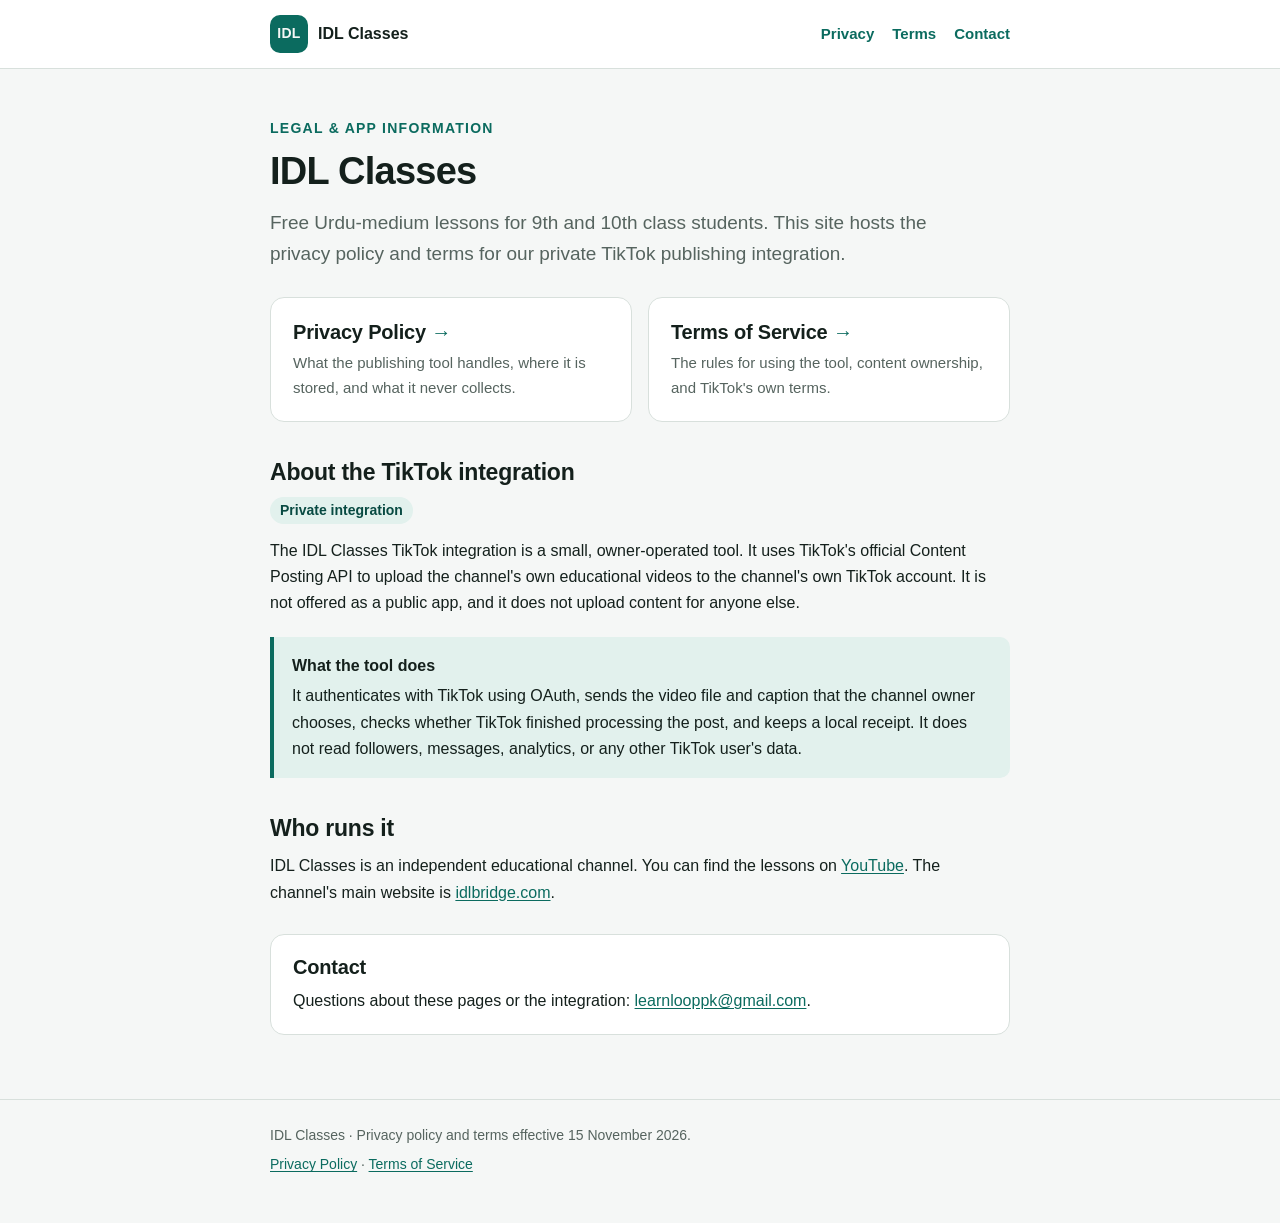
<file: idlclasses-legal/index.html>
<!doctype html>
<html lang="en">
<head>
<meta charset="utf-8">
<meta name="viewport" content="width=device-width, initial-scale=1">
<title>IDL Classes — Legal</title>
<meta name="description" content="Privacy policy and terms for the IDL Classes TikTok publishing integration.">
<link rel="icon" href="favicon.svg" type="image/svg+xml">
<link rel="stylesheet" href="styles.css">
</head>
<body>
<a class="skip" href="#main">Skip to content</a>

<header class="site">
  <div class="wrap site-inner">
    <a class="brand" href="./">
      <span class="mark" aria-hidden="true">IDL</span>
      <span>IDL Classes</span>
    </a>
    <nav class="site" aria-label="Legal pages">
      <a href="privacy.html">Privacy</a>
      <a href="terms.html">Terms</a>
      <a href="mailto:learnlooppk@gmail.com">Contact</a>
    </nav>
  </div>
</header>

<main id="main">
  <div class="wrap">
    <p class="eyebrow">Legal &amp; app information</p>
    <h1>IDL Classes</h1>
    <p class="lede">Free Urdu-medium lessons for 9th and 10th class students.
      This site hosts the privacy policy and terms for our private TikTok
      publishing integration.</p>

    <div class="cards">
      <a class="card" href="privacy.html">
        <h2>Privacy Policy <span class="arrow" aria-hidden="true">→</span></h2>
        <p>What the publishing tool handles, where it is stored, and what it never collects.</p>
      </a>
      <a class="card" href="terms.html">
        <h2>Terms of Service <span class="arrow" aria-hidden="true">→</span></h2>
        <p>The rules for using the tool, content ownership, and TikTok's own terms.</p>
      </a>
    </div>

    <h2>About the TikTok integration</h2>
    <p><span class="pill">Private integration</span></p>
    <p>The IDL Classes TikTok integration is a small, owner-operated tool. It uses
      TikTok's official Content Posting API to upload the channel's own educational
      videos to the channel's own TikTok account. It is not offered as a public app,
      and it does not upload content for anyone else.</p>

    <div class="note">
      <strong>What the tool does</strong>
      It authenticates with TikTok using OAuth, sends the video file and caption that
      the channel owner chooses, checks whether TikTok finished processing the post,
      and keeps a local receipt. It does not read followers, messages, analytics, or
      any other TikTok user's data.
    </div>

    <h2>Who runs it</h2>
    <p>IDL Classes is an independent educational channel. You can find the lessons on
      <a href="https://www.youtube.com/@idlclasses" target="_blank" rel="noopener">YouTube</a>.
      The channel's main website is
      <a href="https://idlbridge.com" target="_blank" rel="noopener">idlbridge.com</a>.</p>

    <div class="contact">
      <h2>Contact</h2>
      <p>Questions about these pages or the integration:
        <a href="mailto:learnlooppk@gmail.com">learnlooppk@gmail.com</a>.</p>
    </div>
  </div>
</main>

<footer class="site">
  <div class="wrap">
    <p>IDL Classes · Privacy policy and terms effective 15 November 2026.</p>
    <p><a href="privacy.html">Privacy Policy</a> · <a href="terms.html">Terms of Service</a></p>
  </div>
</footer>
</body>
</html>
</file>
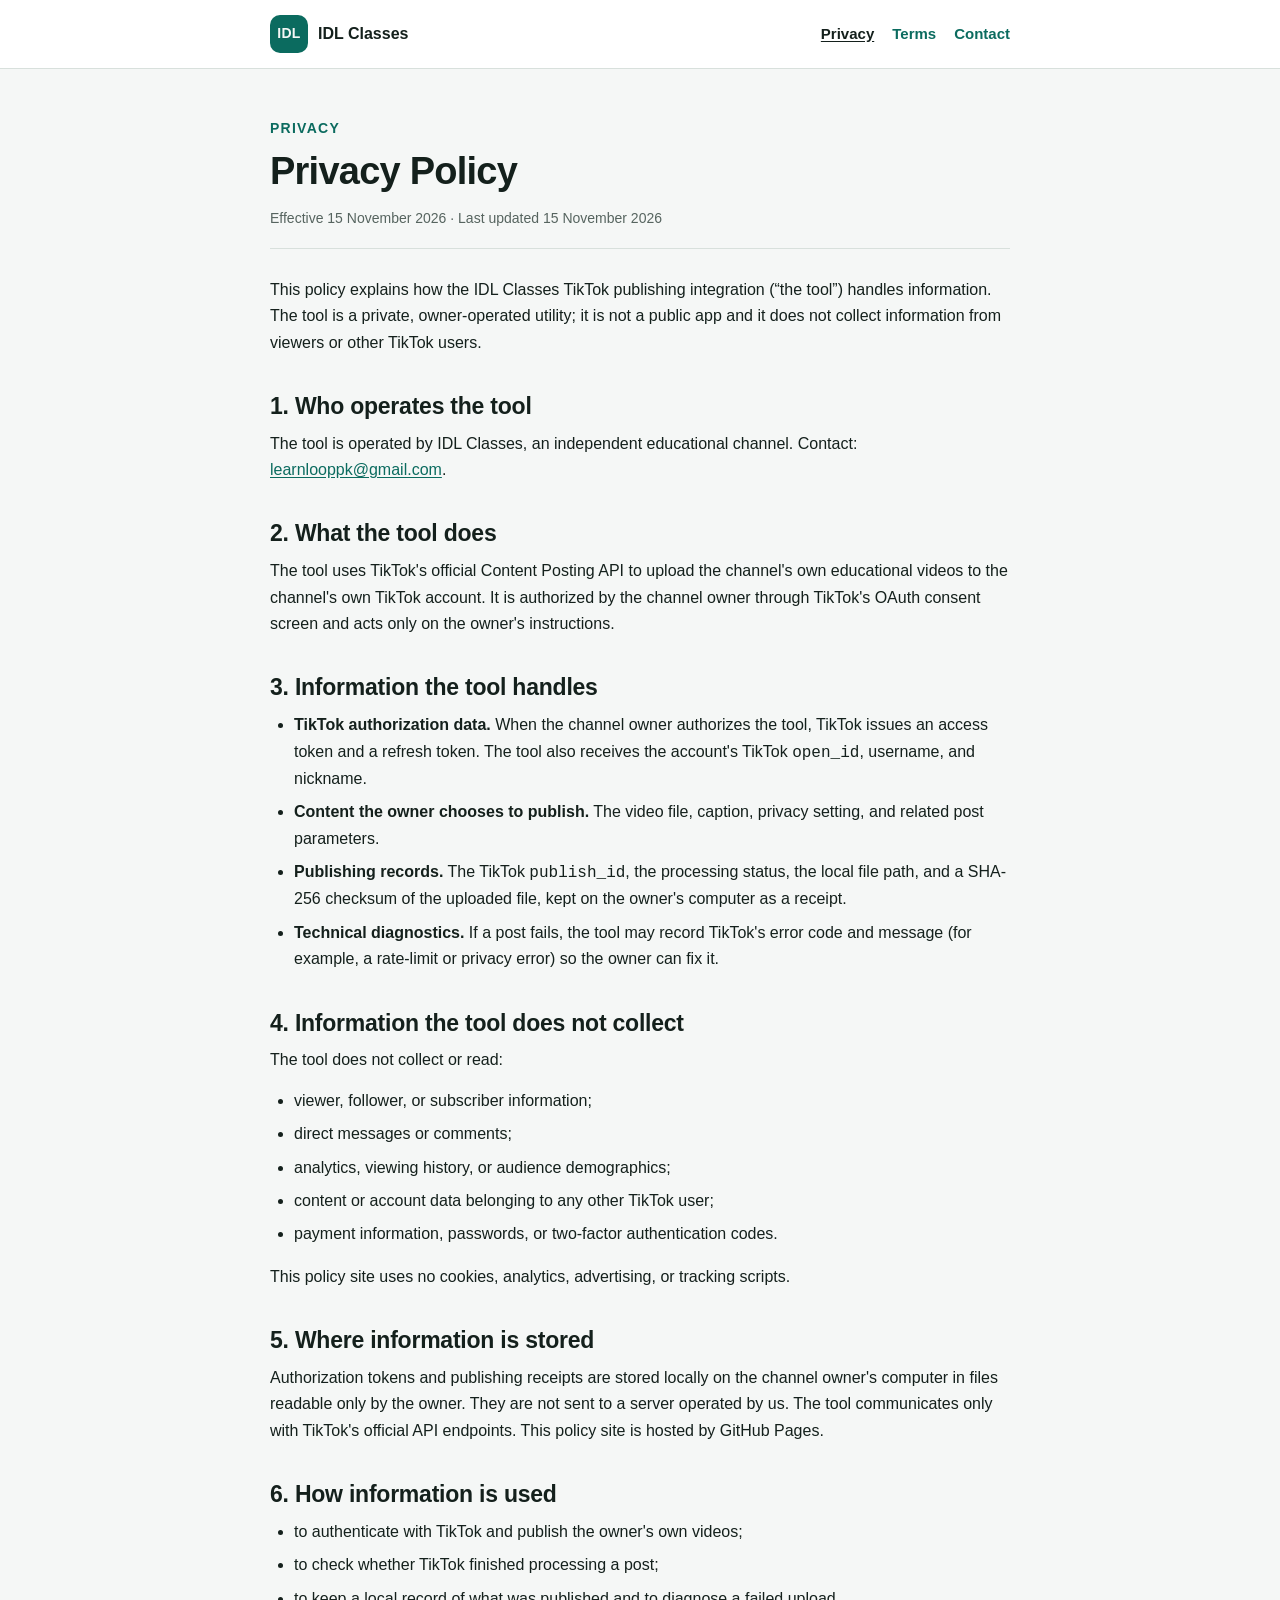
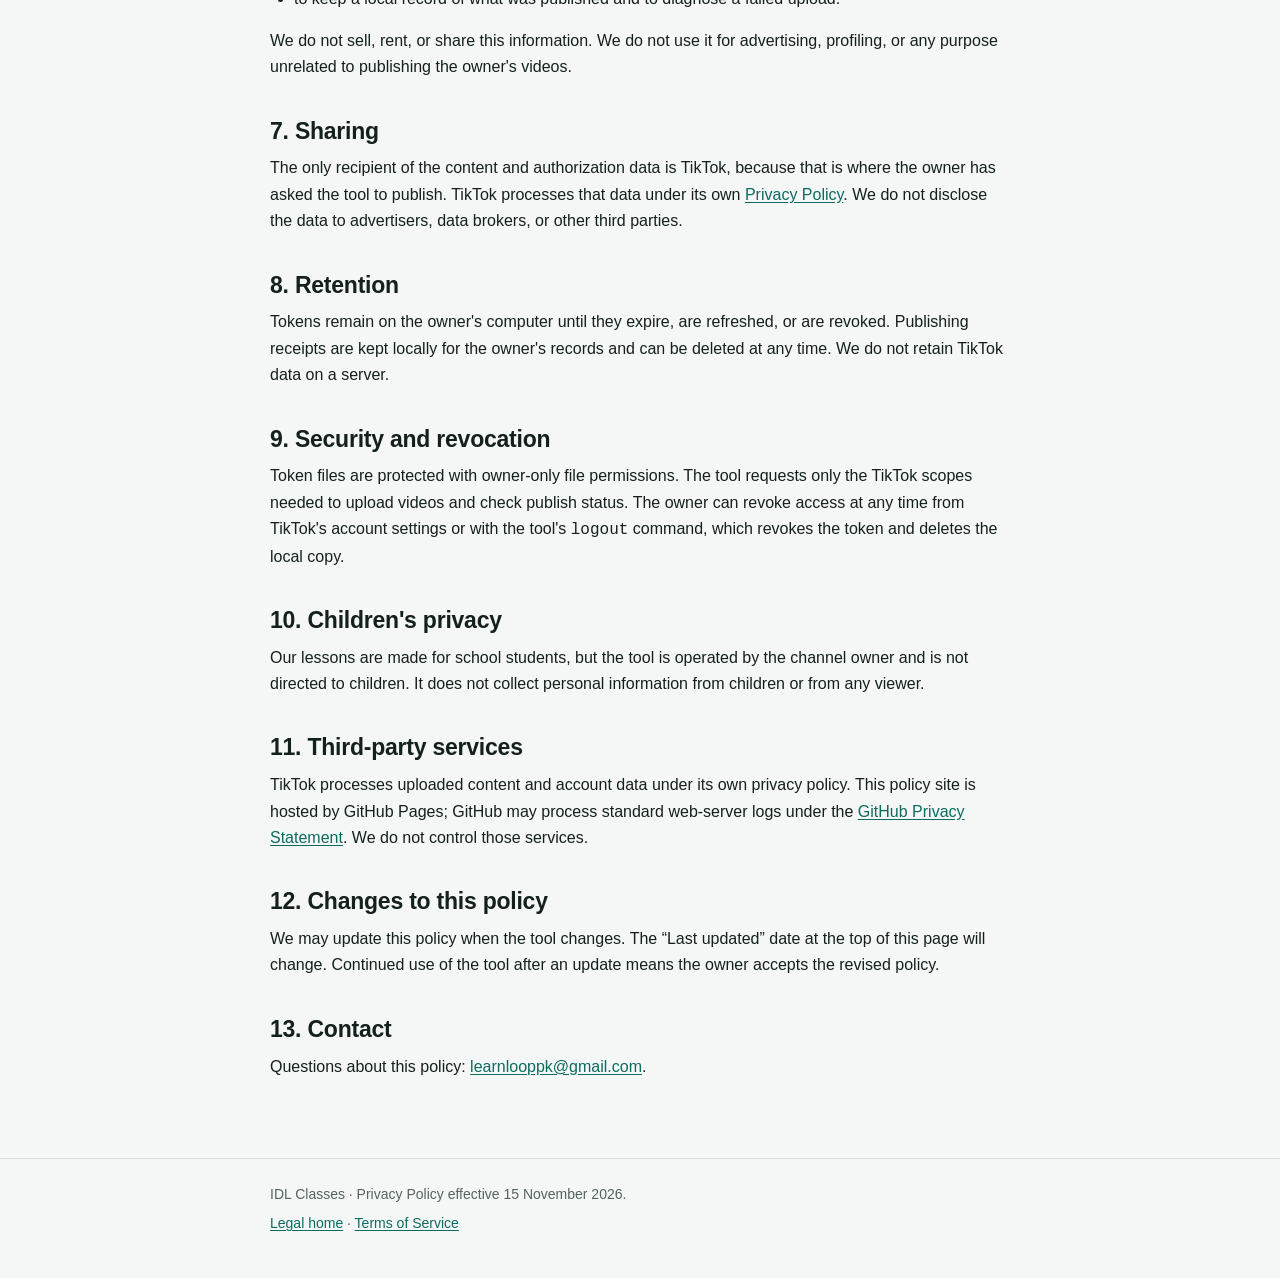
<file: idlclasses-legal/privacy.html>
<!doctype html>
<html lang="en">
<head>
<meta charset="utf-8">
<meta name="viewport" content="width=device-width, initial-scale=1">
<title>Privacy Policy — IDL Classes</title>
<meta name="description" content="Privacy policy for the IDL Classes TikTok publishing integration.">
<link rel="icon" href="favicon.svg" type="image/svg+xml">
<link rel="stylesheet" href="styles.css">
</head>
<body>
<a class="skip" href="#main">Skip to content</a>

<header class="site">
  <div class="wrap site-inner">
    <a class="brand" href="./">
      <span class="mark" aria-hidden="true">IDL</span>
      <span>IDL Classes</span>
    </a>
    <nav class="site" aria-label="Legal pages">
      <a href="privacy.html" aria-current="page">Privacy</a>
      <a href="terms.html">Terms</a>
      <a href="mailto:learnlooppk@gmail.com">Contact</a>
    </nav>
  </div>
</header>

<main id="main">
  <div class="wrap">
    <p class="eyebrow">Privacy</p>
    <h1>Privacy Policy</h1>
    <p class="meta">Effective 15 November 2026 · Last updated 15 November 2026</p>

    <p>This policy explains how the IDL Classes TikTok publishing integration
      (“the tool”) handles information. The tool is a private, owner-operated utility;
      it is not a public app and it does not collect information from viewers or other
      TikTok users.</p>

    <h2>1. Who operates the tool</h2>
    <p>The tool is operated by IDL Classes, an independent educational channel. Contact:
      <a href="mailto:learnlooppk@gmail.com">learnlooppk@gmail.com</a>.</p>

    <h2>2. What the tool does</h2>
    <p>The tool uses TikTok's official Content Posting API to upload the channel's own
      educational videos to the channel's own TikTok account. It is authorized by the
      channel owner through TikTok's OAuth consent screen and acts only on the owner's
      instructions.</p>

    <h2>3. Information the tool handles</h2>
    <ul>
      <li><strong>TikTok authorization data.</strong> When the channel owner authorizes
        the tool, TikTok issues an access token and a refresh token. The tool also
        receives the account's TikTok <code>open_id</code>, username, and nickname.</li>
      <li><strong>Content the owner chooses to publish.</strong> The video file, caption,
        privacy setting, and related post parameters.</li>
      <li><strong>Publishing records.</strong> The TikTok <code>publish_id</code>, the
        processing status, the local file path, and a SHA-256 checksum of the uploaded
        file, kept on the owner's computer as a receipt.</li>
      <li><strong>Technical diagnostics.</strong> If a post fails, the tool may record
        TikTok's error code and message (for example, a rate-limit or privacy error) so
        the owner can fix it.</li>
    </ul>

    <h2>4. Information the tool does not collect</h2>
    <p>The tool does not collect or read:</p>
    <ul>
      <li>viewer, follower, or subscriber information;</li>
      <li>direct messages or comments;</li>
      <li>analytics, viewing history, or audience demographics;</li>
      <li>content or account data belonging to any other TikTok user;</li>
      <li>payment information, passwords, or two-factor authentication codes.</li>
    </ul>
    <p>This policy site uses no cookies, analytics, advertising, or tracking scripts.</p>

    <h2>5. Where information is stored</h2>
    <p>Authorization tokens and publishing receipts are stored locally on the channel
      owner's computer in files readable only by the owner. They are not sent to a server
      operated by us. The tool communicates only with TikTok's official API endpoints.
      This policy site is hosted by GitHub Pages.</p>

    <h2>6. How information is used</h2>
    <ul>
      <li>to authenticate with TikTok and publish the owner's own videos;</li>
      <li>to check whether TikTok finished processing a post;</li>
      <li>to keep a local record of what was published and to diagnose a failed upload.</li>
    </ul>
    <p>We do not sell, rent, or share this information. We do not use it for advertising,
      profiling, or any purpose unrelated to publishing the owner's videos.</p>

    <h2>7. Sharing</h2>
    <p>The only recipient of the content and authorization data is TikTok, because that
      is where the owner has asked the tool to publish. TikTok processes that data under
      its own
      <a href="https://www.tiktok.com/legal/privacy-policy" target="_blank" rel="noopener">Privacy Policy</a>.
      We do not disclose the data to advertisers, data brokers, or other third parties.</p>

    <h2>8. Retention</h2>
    <p>Tokens remain on the owner's computer until they expire, are refreshed, or are
      revoked. Publishing receipts are kept locally for the owner's records and can be
      deleted at any time. We do not retain TikTok data on a server.</p>

    <h2>9. Security and revocation</h2>
    <p>Token files are protected with owner-only file permissions. The tool requests only
      the TikTok scopes needed to upload videos and check publish status. The owner can
      revoke access at any time from TikTok's account settings or with the tool's
      <code>logout</code> command, which revokes the token and deletes the local copy.</p>

    <h2>10. Children's privacy</h2>
    <p>Our lessons are made for school students, but the tool is operated by the channel
      owner and is not directed to children. It does not collect personal information from
      children or from any viewer.</p>

    <h2>11. Third-party services</h2>
    <p>TikTok processes uploaded content and account data under its own privacy policy.
      This policy site is hosted by GitHub Pages; GitHub may process standard web-server
      logs under the
      <a href="https://docs.github.com/site-policy/privacy-policies/github-privacy-statement" target="_blank" rel="noopener">GitHub Privacy Statement</a>.
      We do not control those services.</p>

    <h2>12. Changes to this policy</h2>
    <p>We may update this policy when the tool changes. The “Last updated” date at the top
      of this page will change. Continued use of the tool after an update means the owner
      accepts the revised policy.</p>

    <h2>13. Contact</h2>
    <p>Questions about this policy:
      <a href="mailto:learnlooppk@gmail.com">learnlooppk@gmail.com</a>.</p>
  </div>
</main>

<footer class="site">
  <div class="wrap">
    <p>IDL Classes · Privacy Policy effective 15 November 2026.</p>
    <p><a href="./">Legal home</a> · <a href="terms.html">Terms of Service</a></p>
  </div>
</footer>
</body>
</html>
</file>
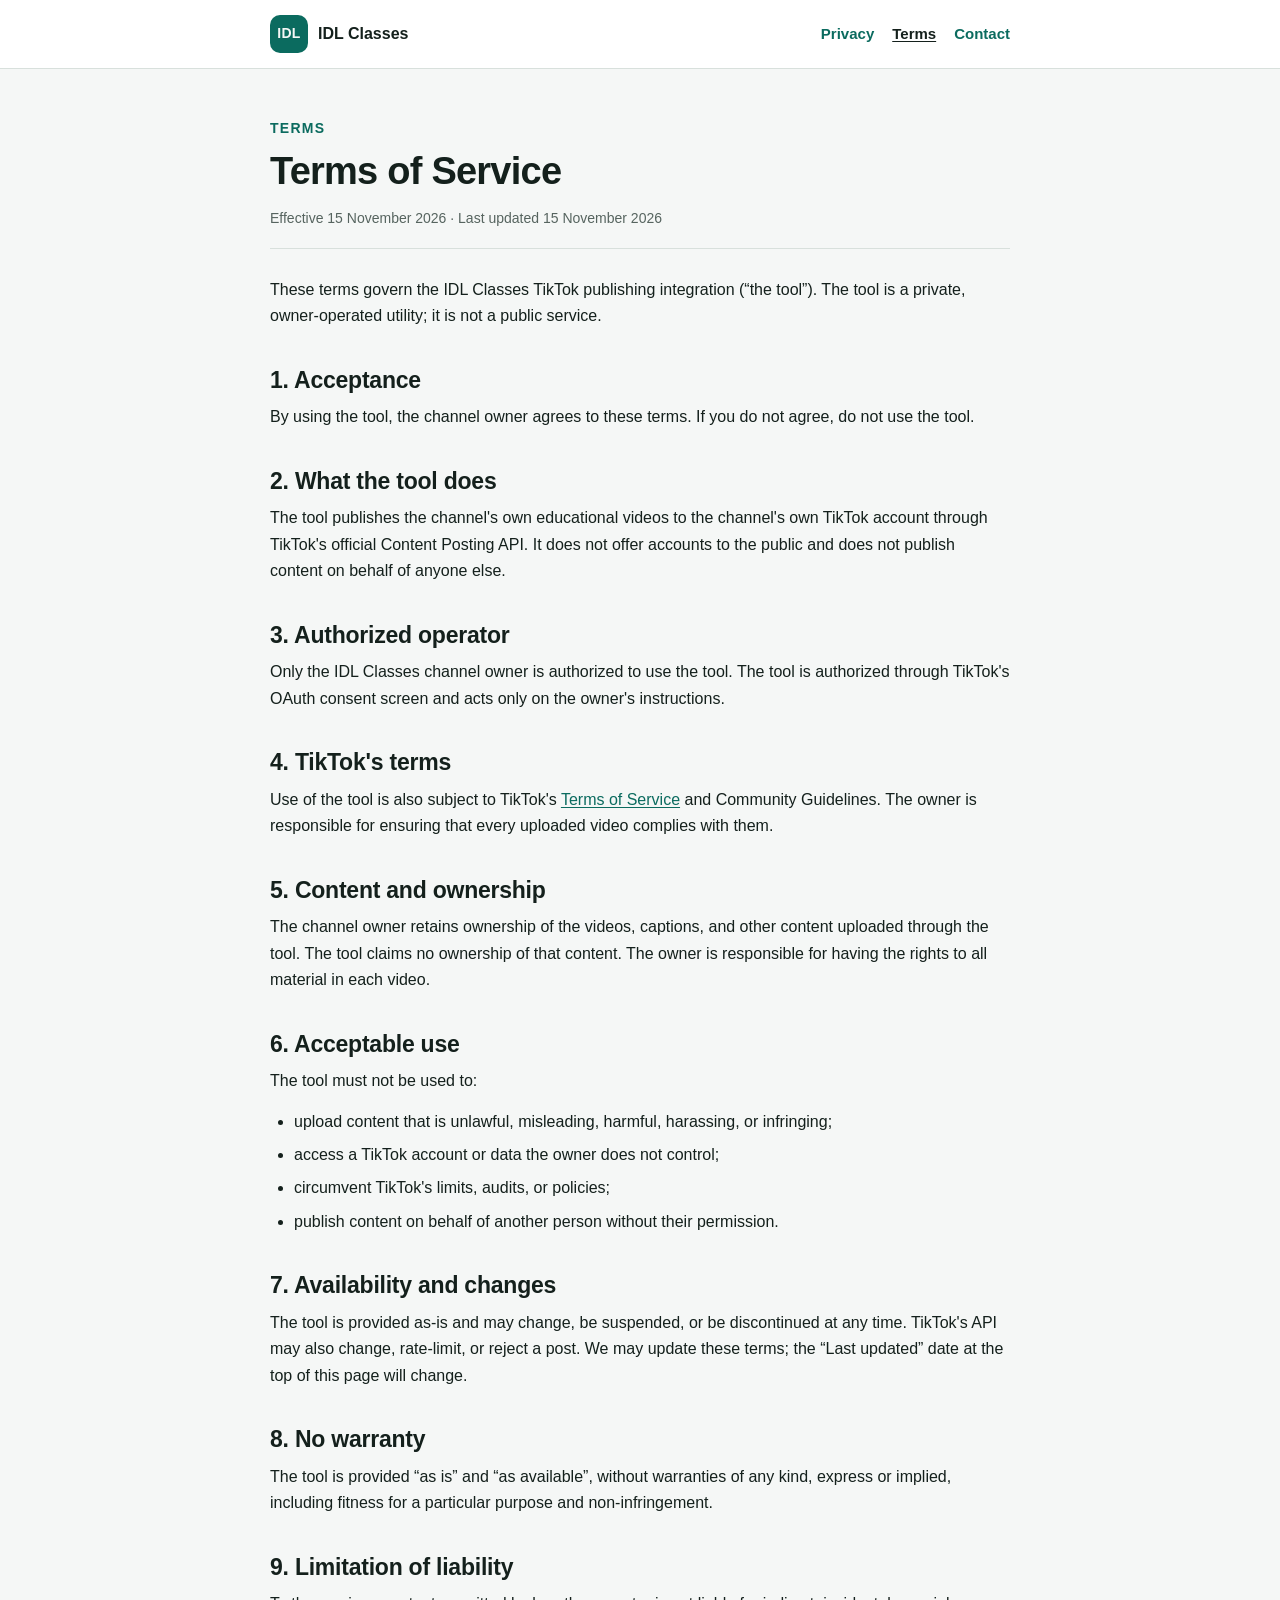
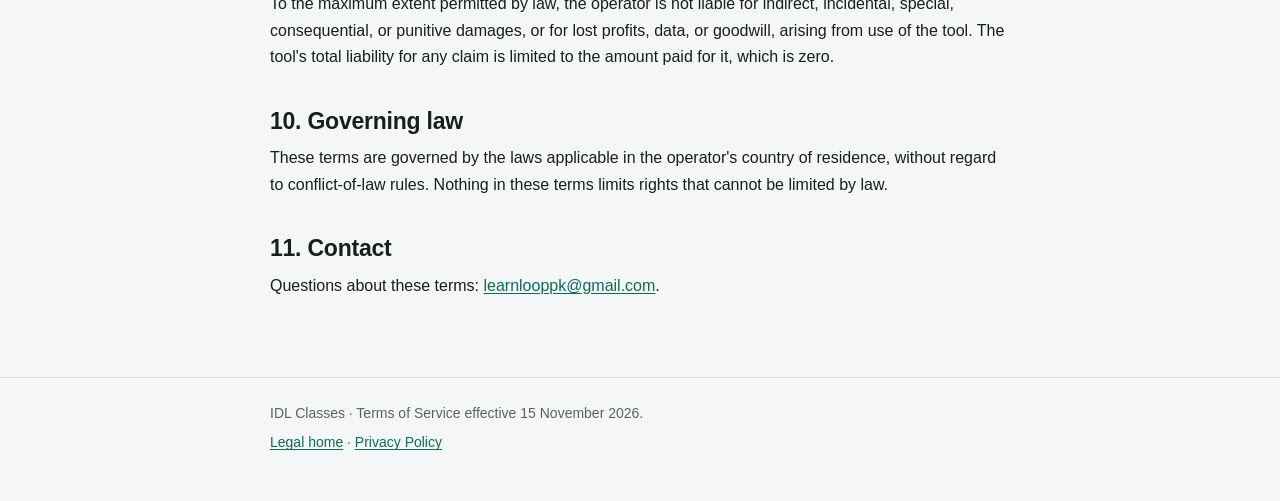
<file: idlclasses-legal/terms.html>
<!doctype html>
<html lang="en">
<head>
<meta charset="utf-8">
<meta name="viewport" content="width=device-width, initial-scale=1">
<title>Terms of Service — IDL Classes</title>
<meta name="description" content="Terms of service for the IDL Classes TikTok publishing integration.">
<link rel="icon" href="favicon.svg" type="image/svg+xml">
<link rel="stylesheet" href="styles.css">
</head>
<body>
<a class="skip" href="#main">Skip to content</a>

<header class="site">
  <div class="wrap site-inner">
    <a class="brand" href="./">
      <span class="mark" aria-hidden="true">IDL</span>
      <span>IDL Classes</span>
    </a>
    <nav class="site" aria-label="Legal pages">
      <a href="privacy.html">Privacy</a>
      <a href="terms.html" aria-current="page">Terms</a>
      <a href="mailto:learnlooppk@gmail.com">Contact</a>
    </nav>
  </div>
</header>

<main id="main">
  <div class="wrap">
    <p class="eyebrow">Terms</p>
    <h1>Terms of Service</h1>
    <p class="meta">Effective 15 November 2026 · Last updated 15 November 2026</p>

    <p>These terms govern the IDL Classes TikTok publishing integration (“the tool”).
      The tool is a private, owner-operated utility; it is not a public service.</p>

    <h2>1. Acceptance</h2>
    <p>By using the tool, the channel owner agrees to these terms. If you do not agree,
      do not use the tool.</p>

    <h2>2. What the tool does</h2>
    <p>The tool publishes the channel's own educational videos to the channel's own TikTok
      account through TikTok's official Content Posting API. It does not offer accounts to
      the public and does not publish content on behalf of anyone else.</p>

    <h2>3. Authorized operator</h2>
    <p>Only the IDL Classes channel owner is authorized to use the tool. The tool is
      authorized through TikTok's OAuth consent screen and acts only on the owner's
      instructions.</p>

    <h2>4. TikTok's terms</h2>
    <p>Use of the tool is also subject to TikTok's
      <a href="https://www.tiktok.com/legal/terms-of-service" target="_blank" rel="noopener">Terms of Service</a>
      and Community Guidelines. The owner is responsible for ensuring that every uploaded
      video complies with them.</p>

    <h2>5. Content and ownership</h2>
    <p>The channel owner retains ownership of the videos, captions, and other content
      uploaded through the tool. The tool claims no ownership of that content. The owner
      is responsible for having the rights to all material in each video.</p>

    <h2>6. Acceptable use</h2>
    <p>The tool must not be used to:</p>
    <ul>
      <li>upload content that is unlawful, misleading, harmful, harassing, or infringing;</li>
      <li>access a TikTok account or data the owner does not control;</li>
      <li>circumvent TikTok's limits, audits, or policies;</li>
      <li>publish content on behalf of another person without their permission.</li>
    </ul>

    <h2>7. Availability and changes</h2>
    <p>The tool is provided as-is and may change, be suspended, or be discontinued at any
      time. TikTok's API may also change, rate-limit, or reject a post. We may update these
      terms; the “Last updated” date at the top of this page will change.</p>

    <h2>8. No warranty</h2>
    <p>The tool is provided “as is” and “as available”, without warranties of any kind,
      express or implied, including fitness for a particular purpose and non-infringement.</p>

    <h2>9. Limitation of liability</h2>
    <p>To the maximum extent permitted by law, the operator is not liable for indirect,
      incidental, special, consequential, or punitive damages, or for lost profits, data,
      or goodwill, arising from use of the tool. The tool's total liability for any claim is
      limited to the amount paid for it, which is zero.</p>

    <h2>10. Governing law</h2>
    <p>These terms are governed by the laws applicable in the operator's country of
      residence, without regard to conflict-of-law rules. Nothing in these terms limits
      rights that cannot be limited by law.</p>

    <h2>11. Contact</h2>
    <p>Questions about these terms:
      <a href="mailto:learnlooppk@gmail.com">learnlooppk@gmail.com</a>.</p>
  </div>
</main>

<footer class="site">
  <div class="wrap">
    <p>IDL Classes · Terms of Service effective 15 November 2026.</p>
    <p><a href="./">Legal home</a> · <a href="privacy.html">Privacy Policy</a></p>
  </div>
</footer>
</body>
</html>
</file>
<file: idlclasses-legal/styles.css>
:root {
  --bg: #f5f7f6;
  --panel: #ffffff;
  --ink: #14201c;
  --muted: #56645f;
  --line: #d8e0dc;
  --accent: #0b6b5f;
  --accent-soft: #e2f1ed;
  --accent-ink: #084a42;
  --warn-soft: #fff3df;
  --warn-ink: #7a4300;
}

@media (prefers-color-scheme: dark) {
  :root {
    --bg: #0f1513;
    --panel: #18211e;
    --ink: #e7efeb;
    --muted: #a3b1ab;
    --line: #2b3934;
    --accent: #5fd3bf;
    --accent-soft: #143a33;
    --accent-ink: #9fe8da;
    --warn-soft: #35260f;
    --warn-ink: #f0b46a;
  }
}

* { box-sizing: border-box; }

html { -webkit-text-size-adjust: 100%; }

body {
  margin: 0;
  background: var(--bg);
  color: var(--ink);
  font: 16px/1.65 -apple-system, BlinkMacSystemFont, "Segoe UI", Roboto, Helvetica, Arial, sans-serif;
}

a { color: var(--accent); text-underline-offset: 2px; }
a:hover { color: var(--accent-ink); }

.wrap { max-width: 780px; margin: 0 auto; padding: 0 20px; }

.skip {
  position: absolute; left: -9999px; top: 0; background: var(--panel);
  color: var(--ink); padding: 10px 14px; border-radius: 8px; z-index: 10;
}
.skip:focus { left: 16px; top: 16px; }

header.site {
  border-bottom: 1px solid var(--line);
  background: var(--panel);
}

.site-inner {
  display: flex; align-items: center; justify-content: space-between;
  gap: 18px; min-height: 68px; flex-wrap: wrap;
}

.brand {
  display: inline-flex; align-items: center; gap: 10px;
  color: var(--ink); text-decoration: none; font-weight: 700; font-size: 16px;
}

.mark {
  width: 38px; height: 38px; border-radius: 10px;
  display: inline-flex; align-items: center; justify-content: center;
  background: var(--accent); color: var(--bg);
  font-size: 14px; font-weight: 800; letter-spacing: .02em;
}

nav.site { display: flex; gap: 18px; flex-wrap: wrap; }
nav.site a { font-size: 15px; text-decoration: none; font-weight: 600; }
nav.site a[aria-current="page"] { color: var(--ink); text-decoration: underline; }

main { padding: 48px 0 64px; }

.eyebrow {
  margin: 0 0 10px; font-size: 14px; font-weight: 700;
  letter-spacing: .09em; text-transform: uppercase; color: var(--accent);
}

h1 { margin: 0 0 14px; font-size: 38px; line-height: 1.12; letter-spacing: -.02em; }
h2 { margin: 36px 0 10px; font-size: 23px; line-height: 1.25; letter-spacing: -.01em; }
h3 { margin: 24px 0 8px; font-size: 18px; }
p { margin: 0 0 14px; }
ul, ol { margin: 8px 0 16px; padding-left: 24px; }
li { margin: 7px 0; }

.lede { font-size: 19px; color: var(--muted); max-width: 66ch; }

.meta {
  margin: 0 0 28px; font-size: 14px; color: var(--muted);
  padding-bottom: 18px; border-bottom: 1px solid var(--line);
}

.cards {
  display: grid; grid-template-columns: repeat(auto-fit, minmax(250px, 1fr));
  gap: 16px; margin: 28px 0 8px;
}

.card {
  display: block; background: var(--panel); border: 1px solid var(--line);
  border-radius: 14px; padding: 22px 22px 20px; text-decoration: none;
  color: var(--ink); transition: border-color .15s ease, transform .15s ease;
}
.card:hover { border-color: var(--accent); transform: translateY(-1px); }
.card h2 { margin: 0 0 6px; font-size: 20px; }
.card p { margin: 0; color: var(--muted); font-size: 15px; }
.card .arrow { color: var(--accent); font-weight: 700; }

.note {
  border-left: 4px solid var(--accent); background: var(--accent-soft);
  border-radius: 0 10px 10px 0; padding: 16px 18px; margin: 20px 0;
}
.note strong { display: block; margin-bottom: 4px; }

.pill {
  display: inline-block; font-size: 14px; font-weight: 700;
  padding: 2px 10px; border-radius: 999px;
  background: var(--accent-soft); color: var(--accent-ink);
}

.contact {
  background: var(--panel); border: 1px solid var(--line); border-radius: 14px;
  padding: 20px 22px; margin: 28px 0 0;
}
.contact h2 { margin: 0 0 8px; font-size: 20px; }
.contact p { margin: 0; }

footer.site {
  border-top: 1px solid var(--line); color: var(--muted);
  font-size: 14px; padding: 24px 0 40px;
}
footer.site p { margin: 0 0 6px; }

@media (max-width: 640px) {
  .wrap { padding: 0 16px; }
  main { padding: 34px 0 48px; }
  h1 { font-size: 30px; }
  h2 { font-size: 21px; }
  .lede { font-size: 17px; }
  .site-inner {
    min-height: 0; padding: 12px 0;
    flex-direction: column; align-items: flex-start; gap: 8px;
  }
  nav.site { gap: 16px; }
}
</file>
